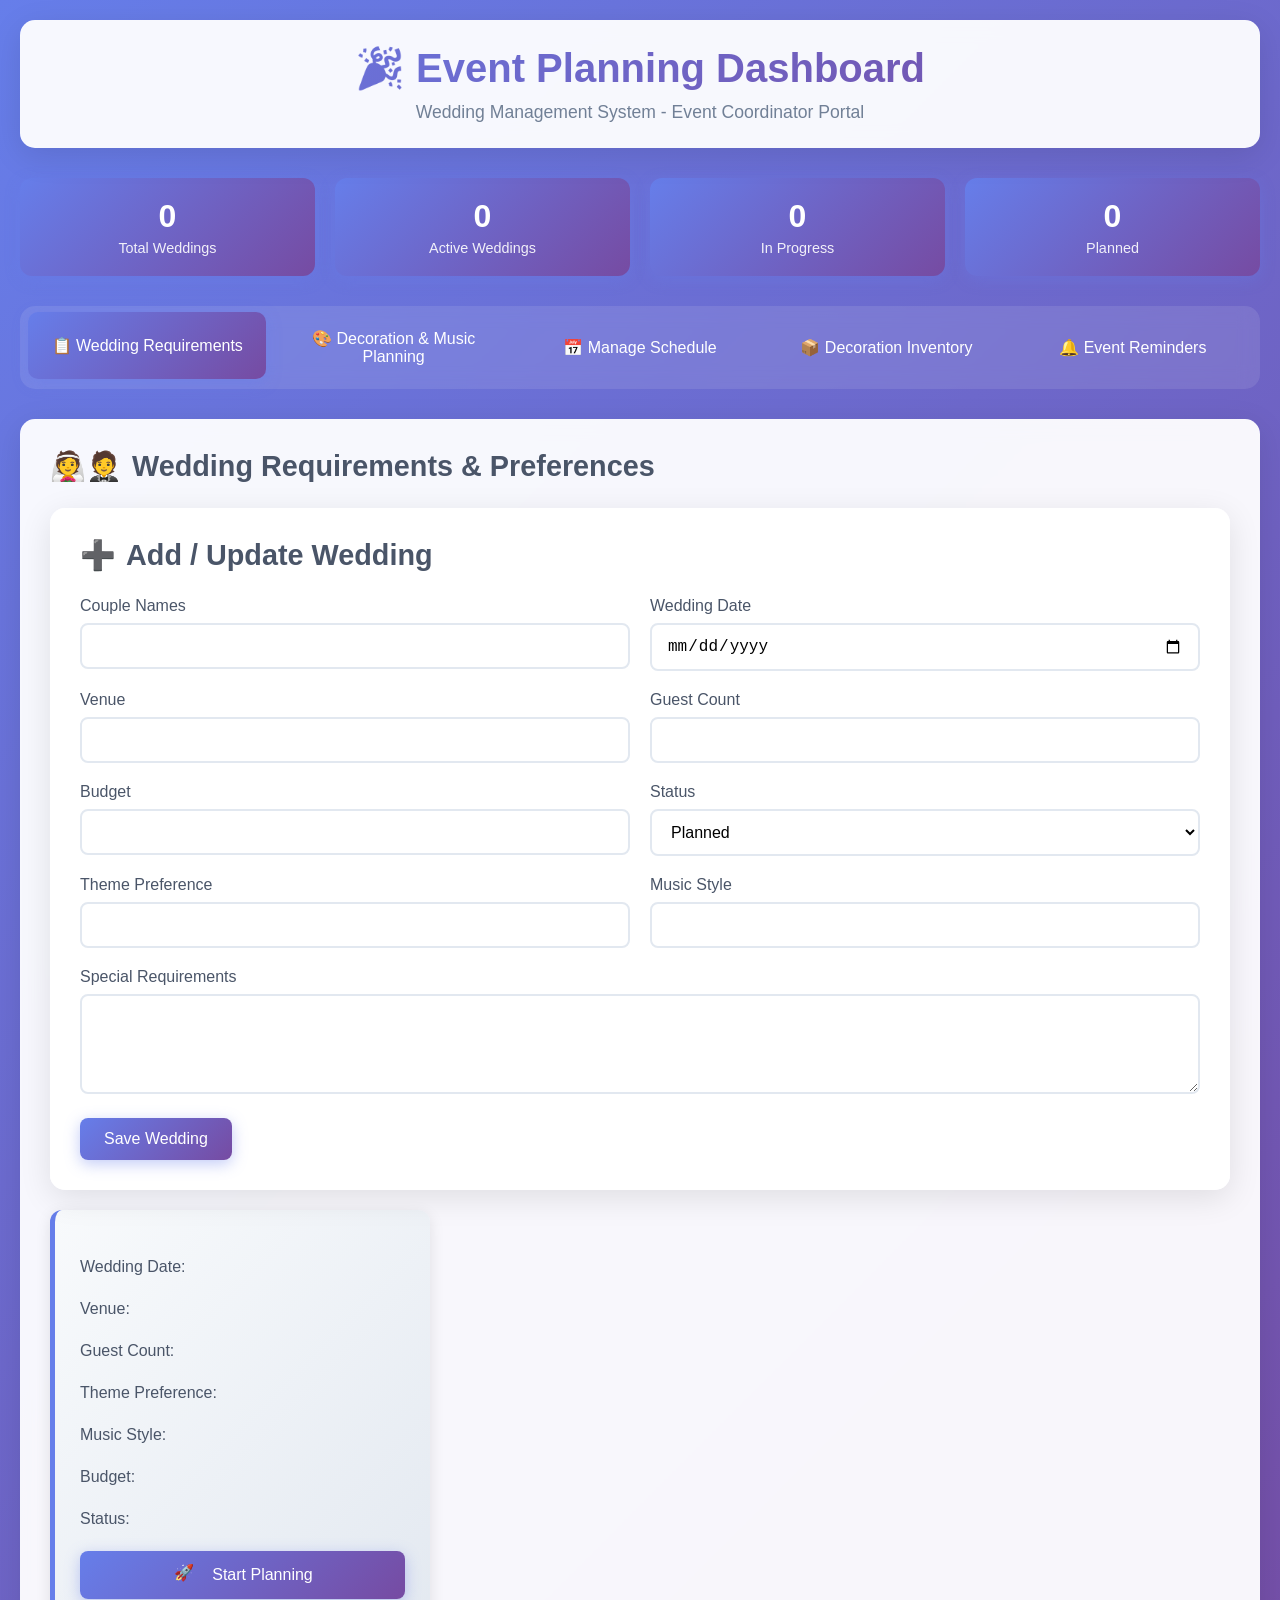
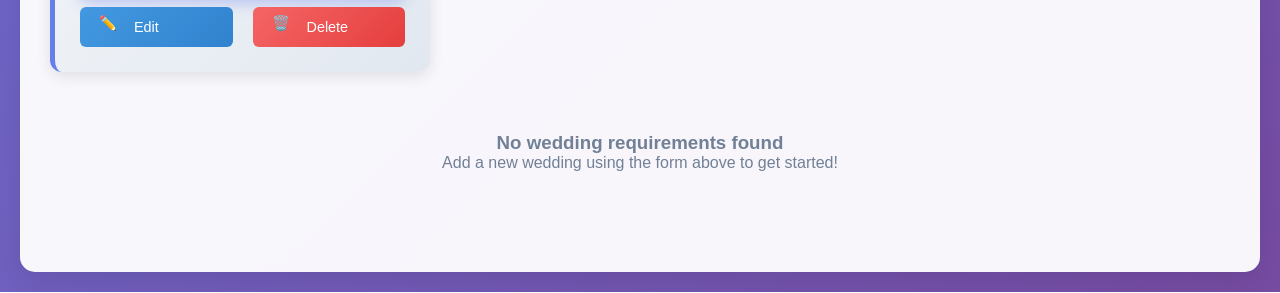
<file: Event_Planning_Dashboard/target/classes/templates/event-dashboard.html>
<!DOCTYPE html>
<html lang="en" xmlns:th="http://www.thymeleaf.org">
<head>
    <meta charset="UTF-8">
    <meta name="viewport" content="width=device-width, initial-scale=1.0">
    <title>Event Planning Dashboard - Wedding Management</title>
    <style>
        * {
            margin: 0;
            padding: 0;
            box-sizing: border-box;
        }

        body {
            font-family: 'Segoe UI', Tahoma, Geneva, Verdana, sans-serif;
            background: linear-gradient(135deg, #667eea 0%, #764ba2 100%);
            min-height: 100vh;
            color: #333;
        }

        .dashboard-container {
            max-width: 1400px;
            margin: 0 auto;
            padding: 20px;
        }

        .header {
            background: rgba(255, 255, 255, 0.95);
            backdrop-filter: blur(10px);
            border-radius: 15px;
            padding: 25px;
            margin-bottom: 30px;
            box-shadow: 0 8px 32px rgba(0, 0, 0, 0.1);
            text-align: center;
        }

        .header h1 {
            color: #4a5568;
            font-size: 2.5rem;
            margin-bottom: 10px;
            background: linear-gradient(135deg, #667eea, #764ba2);
            -webkit-background-clip: text;
            -webkit-text-fill-color: transparent;
        }

        .header p {
            color: #718096;
            font-size: 1.1rem;
        }

        .dashboard-tabs {
            display: flex;
            background: rgba(255, 255, 255, 0.1);
            backdrop-filter: blur(10px);
            border-radius: 15px;
            padding: 8px;
            margin-bottom: 30px;
            gap: 8px;
        }

        .tab-button {
            flex: 1;
            padding: 15px 20px;
            background: transparent;
            border: none;
            border-radius: 10px;
            color: white;
            font-size: 1rem;
            font-weight: 500;
            cursor: pointer;
            transition: all 0.3s ease;
            text-align: center;
        }

        .tab-button.active {
            background: linear-gradient(135deg, #667eea, #764ba2);
            box-shadow: 0 4px 15px rgba(102, 126, 234, 0.4);
            transform: translateY(-2px);
        }

        .tab-button:hover:not(.active) {
            background: rgba(255, 255, 255, 0.2);
            transform: translateY(-1px);
        }

        .tab-content {
            display: none;
        }

        .tab-content.active {
            display: block;
        }

        .content-section {
            background: rgba(255, 255, 255, 0.95);
            backdrop-filter: blur(10px);
            border-radius: 15px;
            padding: 30px;
            box-shadow: 0 8px 32px rgba(0, 0, 0, 0.1);
        }

        .section-title {
            font-size: 1.8rem;
            color: #4a5568;
            margin-bottom: 25px;
            display: flex;
            align-items: center;
            gap: 10px;
        }

        .requests-grid {
            display: grid;
            grid-template-columns: repeat(auto-fit, minmax(350px, 1fr));
            gap: 20px;
            margin-bottom: 30px;
        }

        .request-card {
            background: linear-gradient(135deg, #f8fafc, #e2e8f0);
            border-radius: 12px;
            padding: 25px;
            border-left: 5px solid #667eea;
            box-shadow: 0 4px 15px rgba(0, 0, 0, 0.1);
            transition: all 0.3s ease;
        }

        .request-card:hover {
            transform: translateY(-3px);
            box-shadow: 0 8px 25px rgba(0, 0, 0, 0.15);
        }

        .couple-name {
            font-size: 1.3rem;
            font-weight: 600;
            color: #2d3748;
            margin-bottom: 15px;
        }

        .request-details {
            display: grid;
            gap: 8px;
            margin-bottom: 15px;
        }

        .detail-row {
            display: flex;
            justify-content: space-between;
            align-items: center;
            padding: 8px 0;
        }

        .detail-label {
            font-weight: 500;
            color: #4a5568;
        }

        .detail-value {
            color: #718096;
            font-weight: 400;
        }

        .status-badge {
            padding: 6px 12px;
            border-radius: 20px;
            font-size: 0.85rem;
            font-weight: 500;
            text-align: center;
        }

        .status-pending {
            background: #fed7d7;
            color: #c53030;
        }

        .status-approved {
            background: #c6f6d5;
            color: #2f855a;
        }

        .status-in-progress {
            background: #bee3f8;
            color: #2b6cb0;
        }

        .form-group {
            margin-bottom: 20px;
        }

        .form-label {
            display: block;
            margin-bottom: 8px;
            font-weight: 500;
            color: #4a5568;
        }

        .form-input, .form-select, .form-textarea {
            width: 100%;
            padding: 12px 15px;
            border: 2px solid #e2e8f0;
            border-radius: 8px;
            font-size: 1rem;
            transition: all 0.3s ease;
            background: white;
        }

        .form-input:focus, .form-select:focus, .form-textarea:focus {
            outline: none;
            border-color: #667eea;
            box-shadow: 0 0 0 3px rgba(102, 126, 234, 0.1);
        }

        .form-textarea {
            resize: vertical;
            min-height: 100px;
        }

        .form-row {
            display: grid;
            grid-template-columns: 1fr 1fr;
            gap: 20px;
        }

        .btn {
            padding: 12px 24px;
            border: none;
            border-radius: 8px;
            font-size: 1rem;
            font-weight: 500;
            cursor: pointer;
            transition: all 0.3s ease;
            text-align: center;
            display: inline-flex;
            align-items: center;
            justify-content: center;
            gap: 8px;
        }

        .btn-primary {
            background: linear-gradient(135deg, #667eea, #764ba2);
            color: white;
            box-shadow: 0 4px 15px rgba(102, 126, 234, 0.4);
        }

        .btn-primary:hover {
            transform: translateY(-2px);
            box-shadow: 0 6px 20px rgba(102, 126, 234, 0.6);
        }

        .btn-secondary {
            background: #e2e8f0;
            color: #4a5568;
        }

        .btn-secondary:hover {
            background: #cbd5e0;
            transform: translateY(-1px);
        }

        .action-buttons {
            margin-top: 15px;
        }

        .action-row {
            display: flex;
            gap: 10px;
            margin-bottom: 8px;
            align-items: center;
            flex-wrap: wrap;
        }

        .action-main {
            flex: 1;
            min-width: 120px;
        }

        .action-secondary {
            flex: 0 0 auto;
            min-width: 80px;
        }

        .action-row:last-child {
            margin-bottom: 0;
        }

        .action-main {
            width: 100%;
            justify-content: center;
            font-size: 1rem;
            padding: 12px 20px;
        }

        .action-secondary {
            flex: 1;
            font-size: 0.9rem;
            padding: 10px 16px;
            margin: 0 5px;
        }

        .action-secondary:first-child {
            margin-left: 0;
        }

        .action-secondary:last-child {
            margin-right: 0;
        }

        .btn-edit {
            background: linear-gradient(135deg, #4299e1, #3182ce);
            color: white;
            padding: 8px 16px;
            border: none;
            border-radius: 6px;
            font-size: 0.9rem;
            font-weight: 500;
            cursor: pointer;
            transition: all 0.3s ease;
            display: inline-flex;
            align-items: center;
            gap: 6px;
        }

        .btn-edit:hover {
            transform: translateY(-1px);
            box-shadow: 0 4px 12px rgba(66, 153, 225, 0.4);
        }

        .btn-delete {
            background: linear-gradient(135deg, #f56565, #e53e3e);
            color: white;
            padding: 8px 16px;
            border: none;
            border-radius: 6px;
            font-size: 0.9rem;
            font-weight: 500;
            cursor: pointer;
            transition: all 0.3s ease;
            display: inline-flex;
            align-items: center;
            gap: 6px;
        }

        .btn-delete:hover {
            transform: translateY(-1px);
            box-shadow: 0 4px 12px rgba(245, 101, 101, 0.4);
        }

        .btn-update {
            background: linear-gradient(135deg, #48bb78, #38a169);
            color: white;
            padding: 8px 16px;
            border: none;
            border-radius: 6px;
            font-size: 0.9rem;
            font-weight: 500;
            cursor: pointer;
            transition: all 0.3s ease;
            display: inline-flex;
            align-items: center;
            gap: 6px;
        }

        .btn-update:hover {
            transform: translateY(-1px);
            box-shadow: 0 4px 12px rgba(72, 187, 120, 0.4);
        }

        .btn-cancel {
            background: #e2e8f0;
            color: #4a5568;
            padding: 8px 16px;
            border: none;
            border-radius: 6px;
            font-size: 0.9rem;
            font-weight: 500;
            cursor: pointer;
            transition: all 0.3s ease;
            display: inline-flex;
            align-items: center;
            gap: 6px;
        }

        .btn-cancel:hover {
            background: #cbd5e0;
            transform: translateY(-1px);
        }

        .edit-form {
            display: none;
            background: #f8fafc;
            border: 2px solid #e2e8f0;
            border-radius: 8px;
            padding: 20px;
            margin-top: 15px;
        }

        .edit-form.active {
            display: block;
        }

        .form-row-edit {
            display: grid;
            grid-template-columns: 1fr 1fr;
            gap: 15px;
            margin-bottom: 15px;
        }

        .form-group-edit {
            margin-bottom: 15px;
        }

        .form-label-edit {
            display: block;
            margin-bottom: 5px;
            font-weight: 500;
            color: #4a5568;
            font-size: 0.9rem;
        }

        .form-input-edit, .form-select-edit, .form-textarea-edit {
            width: 100%;
            padding: 8px 12px;
            border: 1px solid #e2e8f0;
            border-radius: 6px;
            font-size: 0.9rem;
            transition: all 0.3s ease;
            background: white;
        }

        .form-input-edit:focus, .form-select-edit:focus, .form-textarea-edit:focus {
            outline: none;
            border-color: #4299e1;
            box-shadow: 0 0 0 3px rgba(66, 153, 225, 0.1);
        }

        .form-textarea-edit {
            resize: vertical;
            min-height: 80px;
        }

        .icon {
            width: 16px;
            height: 16px;
        }

        .schedule-timeline {
            background: #f7fafc;
            border-radius: 12px;
            padding: 25px;
            margin-top: 20px;
        }

        .timeline-item {
            display: flex;
            align-items: center;
            padding: 15px 0;
            border-bottom: 1px solid #e2e8f0;
            position: relative;
        }

        .timeline-item:last-child {
            border-bottom: none;
        }

        .timeline-time {
            width: 100px;
            font-weight: 600;
            color: #667eea;
            flex-shrink: 0;
        }

        .timeline-content {
            flex: 1;
            padding-left: 20px;
        }

        .timeline-title {
            font-weight: 500;
            color: #2d3748;
            margin-bottom: 5px;
        }

        .timeline-description {
            color: #718096;
            font-size: 0.9rem;
        }

        .planning-cards {
            display: grid;
            grid-template-columns: repeat(auto-fit, minmax(300px, 1fr));
            gap: 25px;
            margin-top: 25px;
        }

        .planning-card {
            background: linear-gradient(135deg, #f8fafc, #edf2f7);
            border-radius: 12px;
            padding: 25px;
            box-shadow: 0 4px 15px rgba(0, 0, 0, 0.08);
        }

        .planning-card h3 {
            color: #2d3748;
            margin-bottom: 15px;
            font-size: 1.2rem;
        }

        .icon {
            width: 24px;
            height: 24px;
            margin-right: 8px;
        }

        .stats-grid {
            display: grid;
            grid-template-columns: repeat(auto-fit, minmax(200px, 1fr));
            gap: 20px;
            margin-bottom: 30px;
        }

        .stat-card {
            background: linear-gradient(135deg, #667eea, #764ba2);
            color: white;
            padding: 20px;
            border-radius: 12px;
            text-align: center;
            box-shadow: 0 4px 15px rgba(102, 126, 234, 0.3);
        }

        .stat-number {
            font-size: 2rem;
            font-weight: 700;
            margin-bottom: 5px;
        }

        .stat-label {
            font-size: 0.9rem;
            opacity: 0.9;
        }

        @media (max-width: 768px) {
            .dashboard-tabs {
                flex-direction: column;
            }

            .form-row {
                grid-template-columns: 1fr;
            }

            .action-row {
                flex-direction: column;
                gap: 8px;
            }

            .action-main {
                width: 100%;
            }

            .action-secondary {
                width: 100%;
                margin: 5px 0;
            }
        }
    </style>
</head>
<body>
<div class="dashboard-container">
    <div class="header">
        <h1>🎉 Event Planning Dashboard</h1>
        <p>Wedding Management System - Event Coordinator Portal</p>
    </div>

    <!-- Dashboard Statistics (Dynamic) -->
    <div class="stats-grid">
        <div class="stat-card">
            <div class="stat-number" th:text="${totalWeddings}">0</div>
            <div class="stat-label">Total Weddings</div>
        </div>
        <div class="stat-card">
            <div class="stat-number" th:text="${activeWeddings}">0</div>
            <div class="stat-label">Active Weddings</div>
        </div>
        <div class="stat-card">
            <div class="stat-number" th:text="${inProgressWeddings}">0</div>
            <div class="stat-label">In Progress</div>
        </div>
        <div class="stat-card">
            <div class="stat-number" th:text="${plannedWeddings}">0</div>
            <div class="stat-label">Planned</div>
        </div>
    </div>

    <!-- Navigation Tabs -->
    <div class="dashboard-tabs">
        <button type="button" class="tab-button active" data-tab="requests" onclick="switchTab(event, 'requests')">
            📋 Wedding Requirements
        </button>
        <button type="button" class="tab-button" data-tab="planning" onclick="switchTab(event, 'planning')">
            🎨 Decoration & Music Planning
        </button>
        <button type="button" class="tab-button" data-tab="schedule" onclick="switchTab(event, 'schedule')">
            📅 Manage Schedule
        </button>
        <button type="button" class="tab-button" data-tab="inventory" onclick="switchTab(event, 'inventory')">
            📦 Decoration Inventory
        </button>
        <button type="button" class="tab-button" data-tab="reminders" onclick="switchTab(event, 'reminders')">
            🔔 Event Reminders
        </button>
    </div>

    <!-- Tab Content -->
    <!-- Wedding Requirements Tab -->
    <div id="requests" class="tab-content active">
        <div class="content-section">
            <h2 class="section-title"><span>👰🤵</span> Wedding Requirements & Preferences</h2>
            <form method="post" action="/weddings" style="margin-bottom:20px;" class="content-section">

                <h3 class="section-title"><span>➕</span> Add / Update Wedding</h3>
                <div class="form-row">
                    <div class="form-group">
                        <label class="form-label">Couple Names</label>
                        <input class="form-input" type="text" name="coupleNames" required />
                    </div>
                    <div class="form-group">
                        <label class="form-label">Wedding Date</label>
                        <input class="form-input" type="date" name="weddingDate" required />
                    </div>
                </div>
                <div class="form-row">
                    <div class="form-group">
                        <label class="form-label">Venue</label>
                        <input class="form-input" type="text" name="venue" />
                    </div>
                    <div class="form-group">
                        <label class="form-label">Guest Count</label>
                        <input class="form-input" type="number" name="guestCount" min="0" />
                    </div>
                </div>
                <div class="form-row">
                    <div class="form-group">
                        <label class="form-label">Budget</label>
                        <input class="form-input" type="number" step="0.01" name="budget" />
                    </div>
                    <div class="form-group">
                        <label class="form-label">Status</label>
                        <select class="form-select" name="status">
                            <option value="Planned">Planned</option>
                            <option value="In Progress">In Progress</option>
                            <option value="Ready">Ready</option>
                        </select>
                    </div>
                </div>
                <div class="form-row">
                    <div class="form-group">
                        <label class="form-label">Theme Preference</label>
                        <input class="form-input" type="text" name="themePreference" />
                    </div>
                    <div class="form-group">
                        <label class="form-label">Music Style</label>
                        <input class="form-input" type="text" name="musicStyle" />
                    </div>
                </div>
                <div class="form-group">
                    <label class="form-label">Special Requirements</label>
                    <textarea class="form-textarea" name="specialRequirements"></textarea>
                </div>
                <button class="btn btn-primary" type="submit">Save Wedding</button>
            </form>

            <div class="requests-grid">
                <div class="request-card" th:each="wedding : ${weddings}" th:if="${wedding.coupleNames != null and !#strings.isEmpty(wedding.coupleNames)}">
                    <div class="couple-name" th:text="${wedding.coupleNames}"></div>
                    <div class="request-details">
                        <div class="detail-row">
                            <span class="detail-label">Wedding Date:</span>
                            <span class="detail-value" th:text="${wedding.weddingDate != null ? #temporals.format(wedding.weddingDate, 'MMMM dd, yyyy') : 'Not set'}"></span>
                        </div>
                        <div class="detail-row">
                            <span class="detail-label">Venue:</span>
                            <span class="detail-value" th:text="${wedding.venue != null ? wedding.venue : 'Not set'}"></span>
                        </div>
                        <div class="detail-row">
                            <span class="detail-label">Guest Count:</span>
                            <span class="detail-value" th:text="${wedding.guestCount != null ? wedding.guestCount + ' people' : 'Not set'}"></span>
                        </div>
                        <div class="detail-row">
                            <span class="detail-label">Theme Preference:</span>
                            <span class="detail-value" th:text="${wedding.themePreference != null ? wedding.themePreference : 'Not set'}"></span>
                        </div>
                        <div class="detail-row">
                            <span class="detail-label">Music Style:</span>
                            <span class="detail-value" th:text="${wedding.musicStyle != null ? wedding.musicStyle : 'Not set'}"></span>
                        </div>
                        <div class="detail-row">
                            <span class="detail-label">Budget:</span>
                            <span class="detail-value" th:text="${wedding.budget != null ? '$' + wedding.budget : 'Not set'}"></span>
                        </div>
                        <div class="detail-row">
                            <span class="detail-label">Status:</span>
                            <span class="status-badge" th:classappend="${wedding.status == 'Planned' ? 'status-pending' : wedding.status == 'Ready' ? 'status-approved' : 'status-in-progress'}" th:text="${wedding.status != null ? wedding.status : 'Not set'}"></span>
                        </div>
                    </div>
                    <div class="action-buttons">
                        <div class="action-row">
                            <button class="btn btn-primary action-main" th:data-couple-name="${wedding.coupleNames}" onclick="startPlanning(this.dataset.coupleName)">
                                <span class="icon">🚀</span> Start Planning
                            </button>
                        </div>
                        <div class="action-row">
                            <button class="btn-edit action-secondary" th:data-wedding-id="${wedding.id}" onclick="editWedding(this.dataset.weddingId)">
                                <span class="icon">✏️</span> Edit
                            </button>
                            <button class="btn-delete action-secondary" th:data-wedding-id="${wedding.id}" onclick="deleteWedding(this.dataset.weddingId)">
                                <span class="icon">🗑️</span> Delete
                            </button>
                        </div>
                    </div>

                    <!-- Edit Form for Wedding -->
                    <div class="edit-form" th:id="'edit-wedding-' + ${wedding.id}">
                        <h4 style="color: #4a5568; margin-bottom: 15px;">Edit Wedding Details</h4>
                        <form th:action="@{'/weddings/' + ${wedding.id} + '/update'}" method="post">
                            <div class="form-row-edit">
                                <div class="form-group-edit">
                                    <label class="form-label-edit">Couple Names</label>
                                    <input class="form-input-edit" type="text" name="coupleNames" th:value="${wedding.coupleNames}" required />
                                </div>
                                <div class="form-group-edit">
                                    <label class="form-label-edit">Wedding Date</label>
                                    <input class="form-input-edit" type="date" name="weddingDate" th:value="${#temporals.format(wedding.weddingDate, 'yyyy-MM-dd')}" required />
                                </div>
                            </div>
                            <div class="form-row-edit">
                                <div class="form-group-edit">
                                    <label class="form-label-edit">Venue</label>
                                    <input class="form-input-edit" type="text" name="venue" th:value="${wedding.venue}" />
                                </div>
                                <div class="form-group-edit">
                                    <label class="form-label-edit">Guest Count</label>
                                    <input class="form-input-edit" type="number" name="guestCount" th:value="${wedding.guestCount}" min="0" />
                                </div>
                            </div>
                            <div class="form-row-edit">
                                <div class="form-group-edit">
                                    <label class="form-label-edit">Budget</label>
                                    <input class="form-input-edit" type="number" step="0.01" name="budget" th:value="${wedding.budget}" />
                                </div>
                                <div class="form-group-edit">
                                    <label class="form-label-edit">Status</label>
                                    <select class="form-select-edit" name="status">
                                        <option value="Planned" th:selected="${wedding.status == 'Planned'}">Planned</option>
                                        <option value="In Progress" th:selected="${wedding.status == 'In Progress'}">In Progress</option>
                                        <option value="Ready" th:selected="${wedding.status == 'Ready'}">Ready</option>
                                    </select>
                                </div>
                            </div>
                            <div class="form-row-edit">
                                <div class="form-group-edit">
                                    <label class="form-label-edit">Theme Preference</label>
                                    <input class="form-input-edit" type="text" name="themePreference" th:value="${wedding.themePreference}" />
                                </div>
                                <div class="form-group-edit">
                                    <label class="form-label-edit">Music Style</label>
                                    <input class="form-input-edit" type="text" name="musicStyle" th:value="${wedding.musicStyle}" />
                                </div>
                            </div>
                            <div class="form-group-edit">
                                <label class="form-label-edit">Special Requirements</label>
                                <textarea class="form-textarea-edit" name="specialRequirements" th:text="${wedding.specialRequirements}"></textarea>
                            </div>
                            <div class="action-buttons">
                                <button type="submit" class="btn-update">
                                    <span class="icon">💾</span> Update Wedding
                                </button>
                                <button type="button" class="btn-cancel" th:onclick="'cancelEditWedding(' + ${wedding.id} + ')'">
                                    <span class="icon">❌</span> Cancel
                                </button>
                            </div>
                        </form>
                    </div>
                </div>
                <div th:if="${#lists.isEmpty(weddings)}" style="color:#718096; text-align:center; padding:40px; grid-column: 1 / -1;">
                    <h3>No wedding requirements found</h3>
                    <p>Add a new wedding using the form above to get started!</p>
                </div>
            </div>
        </div>
    </div>

    <!-- Decoration & Music Planning Tab -->
    <div id="planning" class="tab-content">
        <div class="content-section">
            <h2 class="section-title"><span>🎨</span> Decoration & Music Planning</h2>
            <div class="planning-cards">
                <div class="planning-card">
                    <h3>🌸 Decoration Planning</h3>
                    <form method="post" action="/weddings">
                        <input type="hidden" name="id" id="decorWeddingId" />
                        <div class="form-group">
                            <label class="form-label">Select Couple</label>
                            <select class="form-select" id="decorationCouple" onchange="document.getElementById('decorWeddingId').value=this.value;">
                                <option value="">Choose couple...</option>
                                <option th:each="wedding : ${weddings}" th:value="${wedding.id}" th:text="${wedding.coupleNames}"></option>
                            </select>
                        </div>
                        <div class="form-group">
                            <label class="form-label">Decoration Theme</label>
                            <select class="form-select" name="themePreference" required>
                                <option value="">Choose theme...</option>
                                <option value="Classic Elegance">Classic Elegance</option>
                                <option value="Outdoor Theme">Outdoor Theme</option>
                                <option value="Modern">Modern</option>
                                <option value="Rustic">Rustic</option>
                                <option value="Beach Theme">Beach Theme</option>
                                <option value="Rustic Elegance">Rustic Elegance</option>
                                <option value="Vintage Glamour">Vintage Glamour</option>
                                <option value="Modern Minimalist">Modern Minimalist</option>
                                <option value="Country Chic">Country Chic</option>
                                <option value="Garden Party">Garden Party</option>
                            </select>
                        </div>
                        <div class="form-group">
                            <label class="form-label">Special Requirements</label>
                            <textarea class="form-textarea" name="specialRequirements" placeholder="Any specific decoration requirements..."></textarea>
                        </div>
                        <div class="action-buttons">
                            <button type="submit" class="btn btn-primary">
                                <span class="icon">💾</span> Save Decoration Plan
                            </button>
                        </div>
                    </form>
                </div>
                <div class="planning-card">
                    <h3>🎵 Music Planning</h3>
                    <form method="post" action="/weddings">
                        <input type="hidden" name="id" id="musicWeddingId" />
                        <div class="form-group">
                            <label class="form-label">Select Couple</label>
                            <select class="form-select" id="musicCouple" onchange="document.getElementById('musicWeddingId').value=this.value;">
                                <option value="">Choose couple...</option>
                                <option th:each="wedding : ${weddings}" th:value="${wedding.id}" th:text="${wedding.coupleNames}"></option>
                            </select>
                        </div>
                        <div class="form-group">
                            <label class="form-label">Music Style</label>
                            <select class="form-select" name="musicStyle" required>
                                <option value="">Choose music style...</option>
                                <option value="Classical">Classical</option>
                                <option value="Jazz">Jazz</option>
                                <option value="Pop">Pop</option>
                                <option value="Acoustic">Acoustic</option>
                                <option value="Big Band">Big Band</option>
                                <option value="Electronic">Electronic</option>
                                <option value="Folk">Folk</option>
                                <option value="Cultural">Cultural</option>
                            </select>
                        </div>
                        <div class="form-group">
                            <label class="form-label">Special Music Requests</label>
                            <textarea class="form-textarea" name="specialRequirements" placeholder="Any specific music requirements or song requests..."></textarea>
                        </div>
                        <div class="action-buttons">
                            <button type="submit" class="btn btn-primary">
                                <span class="icon">🎼</span> Save Music Plan
                            </button>
                        </div>
                    </form>
                </div>
            </div>
        </div>
    </div>

    <!-- Event Schedule Tab -->
    <div id="schedule" class="tab-content">
        <div class="content-section">
            <h2 class="section-title"><span>📅</span> Event Schedule Management</h2>
            <form method="post" action="/schedules" class="content-section">

                <h3 class="section-title"><span>➕</span> Add Schedule Item</h3>
                <div class="form-row">
                    <div class="form-group">
                        <label class="form-label">Wedding</label>
                        <select class="form-select" name="wedding.id" required>
                            <option value="">Choose event...</option>
                            <option th:each="w : ${weddings}" th:value="${w.id}" th:text="${w.coupleNames + ' - ' + #temporals.format(w.weddingDate, 'MMM dd, yyyy')}"></option>
                        </select>
                    </div>
                    <div class="form-group">
                        <label class="form-label">Time</label>
                        <input class="form-input" type="time" name="activityTime" required />
                    </div>
                </div>
                <div class="form-row">
                    <div class="form-group">
                        <label class="form-label">Duration (minutes)</label>
                        <input class="form-input" type="number" name="durationMinutes" min="1" />
                    </div>
                    <div class="form-group">
                        <label class="form-label">Activity Title</label>
                        <input class="form-input" type="text" name="activityTitle" required />
                    </div>
                </div>
                <div class="form-row">
                    <div class="form-group">
                        <label class="form-label">Location</label>
                        <input class="form-input" type="text" name="location" />
                    </div>
                    <div class="form-group">
                        <label class="form-label">Description</label>
                        <input class="form-input" type="text" name="description" />
                    </div>
                </div>
                <button class="btn btn-primary" type="submit">Save Schedule Item</button>
            </form>
            <form method="post" action="/schedules/sample" class="content-section" style="margin-top:20px;">

                <h3 class="section-title"><span>🧩</span> Generate Sample Structure</h3>
                <div class="form-row">
                    <div class="form-group">
                        <label class="form-label">Wedding</label>
                        <select class="form-select" name="wedding.id" required>
                            <option value="">Choose event...</option>
                            <option th:each="w : ${weddings}" th:value="${w.id}" th:text="${w.coupleNames + ' - ' + #temporals.format(w.weddingDate, 'MMM dd, yyyy')}"></option>
                        </select>
                    </div>
                </div>
                <button class="btn btn-secondary" type="submit">Add Sample Items</button>
            </form>

            <div class="schedule-timeline" style="margin-top:20px;">
                <h3 class="section-title"><span>🗂️</span> Current Schedule</h3>
                <div th:if="${#lists.isEmpty(schedules)}" style="color:#718096;">No schedule items yet.</div>
                <div th:each="s : ${schedules}" class="timeline-item">
                    <div class="timeline-time" th:text="${#temporals.format(s.activityTime, 'HH:mm')}"></div>
                    <div class="timeline-content">
                        <div class="timeline-title" th:text="${s.activityTitle}"></div>
                        <div class="timeline-description" th:text="${s.description}"></div>
                        <div class="timeline-description" th:text="${s.location}"></div>
                        <div class="timeline-description" th:text="${'For: ' + s.wedding.coupleNames}"></div>
                        <div class="action-buttons" style="margin-top: 10px;">
                            <div class="action-row">
                                <button class="btn-edit action-icon" th:data-schedule-id="${s.id}" onclick="editSchedule(this.dataset.scheduleId)">
                                    <span class="icon">✏️</span> Edit
                                </button>
                                <button class="btn-delete action-icon" th:data-schedule-id="${s.id}" onclick="deleteSchedule(this.dataset.scheduleId)">
                                    <span class="icon">🗑️</span> Delete
                                </button>
                            </div>
                        </div>
                    </div>

                    <!-- Edit Form for Schedule -->
                    <div class="edit-form" th:id="'edit-schedule-' + ${s.id}">
                        <h4 style="color: #4a5568; margin-bottom: 15px;">Edit Schedule Item</h4>
                        <form th:action="@{'/schedules/' + ${s.id} + '/update'}" method="post">
                            <div class="form-row-edit">
                                <div class="form-group-edit">
                                    <label class="form-label-edit">Wedding</label>
                                    <select class="form-select-edit" name="wedding.id" required>
                                        <option th:each="w : ${weddings}" th:value="${w.id}" th:selected="${w.id == s.wedding.id}" th:text="${w.coupleNames + ' - ' + #temporals.format(w.weddingDate, 'MMM dd, yyyy')}"></option>
                                    </select>
                                </div>
                                <div class="form-group-edit">
                                    <label class="form-label-edit">Time</label>
                                    <input class="form-input-edit" type="time" name="activityTime" th:value="${#temporals.format(s.activityTime, 'HH:mm')}" required />
                                </div>
                            </div>
                            <div class="form-row-edit">
                                <div class="form-group-edit">
                                    <label class="form-label-edit">Duration (minutes)</label>
                                    <input class="form-input-edit" type="number" name="durationMinutes" th:value="${s.durationMinutes}" min="1" />
                                </div>
                                <div class="form-group-edit">
                                    <label class="form-label-edit">Activity Title</label>
                                    <input class="form-input-edit" type="text" name="activityTitle" th:value="${s.activityTitle}" required />
                                </div>
                            </div>
                            <div class="form-row-edit">
                                <div class="form-group-edit">
                                    <label class="form-label-edit">Location</label>
                                    <input class="form-input-edit" type="text" name="location" th:value="${s.location}" />
                                </div>
                                <div class="form-group-edit">
                                    <label class="form-label-edit">Description</label>
                                    <input class="form-input-edit" type="text" name="description" th:value="${s.description}" />
                                </div>
                            </div>
                            <div class="action-buttons">
                                <button type="submit" class="btn-update">
                                    <span class="icon">💾</span> Update Schedule
                                </button>
                                <button type="button" class="btn-cancel" th:onclick="'cancelEditSchedule(' + ${s.id} + ')'">
                                    <span class="icon">❌</span> Cancel
                                </button>
                            </div>
                        </form>
                    </div>
                </div>
            </div>
        </div>
    </div>

    <!-- Decoration Inventory Tab -->
    <div id="inventory" class="tab-content">
        <div class="content-section">
            <h2 class="section-title"><span>📦</span> Decoration Inventory Management</h2>
            <form method="post" action="/inventory" class="content-section">

                <h3 class="section-title"><span>➕</span> Add Inventory Item</h3>
                <div class="form-row">
                    <div class="form-group">
                        <label class="form-label">Item Name</label>
                        <input class="form-input" type="text" name="itemName" required />
                    </div>
                    <div class="form-group">
                        <label class="form-label">Category</label>
                        <input class="form-input" type="text" name="category" required />
                    </div>
                </div>
                <div class="form-row">
                    <div class="form-group">
                        <label class="form-label">Available Qty</label>
                        <input class="form-input" type="number" name="quantityAvailable" min="0" required />
                    </div>
                    <div class="form-group">
                        <label class="form-label">Reserved Qty</label>
                        <input class="form-input" type="number" name="quantityReserved" min="0" value="0" />
                    </div>
                </div>
                <div class="form-row">
                    <div class="form-group">
                        <label class="form-label">Condition</label>
                        <select class="form-select" name="conditionStatus">
                            <option>Excellent</option>
                            <option>Good</option>
                            <option>Fair</option>
                        </select>
                    </div>
                    <div class="form-group">
                        <label class="form-label">Description</label>
                        <input class="form-input" type="text" name="description" />
                    </div>
                </div>
                <button class="btn btn-primary" type="submit">Save Item</button>
            </form>
            <div style="margin-top: 30px;">
                <h3 style="color: #4a5568; margin-bottom: 20px;">Current Inventory</h3>
                <div class="requests-grid" id="inventoryGrid">
                    <div class="request-card" th:each="item : ${inventory}">
                        <div class="couple-name" th:text="${item.itemName}"></div>
                        <div class="request-details">
                            <div class="detail-row">
                                <span class="detail-label">Category:</span>
                                <span class="detail-value" th:text="${item.category}"></span>
                            </div>
                            <div class="detail-row">
                                <span class="detail-label">Available:</span>
                                <span class="detail-value" th:text="${item.quantityAvailable + ' ' + (#strings.contains(item.itemName, 'meters') ? 'meters' : 'pieces')}"></span>
                            </div>
                            <div class="detail-row">
                                <span class="detail-label">Reserved:</span>
                                <span class="detail-value" th:text="${item.quantityReserved + ' ' + (#strings.contains(item.itemName, 'meters') ? 'meters' : 'pieces')}"></span>
                            </div>
                            <div class="detail-row">
                                <span class="detail-label">Condition:</span>
                                <span class="status-badge" th:classappend="${item.conditionStatus == 'Excellent' ? 'status-approved' : item.conditionStatus == 'Good' ? 'status-in-progress' : 'status-pending'}" th:text="${item.conditionStatus}"></span>
                            </div>
                        </div>
                        <div class="action-buttons">
                            <div class="action-row">
                                <button class="btn btn-primary action-main" th:data-item-name="${item.itemName}" onclick="reserveItem(this.dataset.itemName)">
                                    <span class="icon">📦</span> Reserve
                                </button>
                                <button class="btn-edit action-secondary" th:data-inventory-id="${item.id}" onclick="editInventory(this.dataset.inventoryId)">
                                    <span class="icon">✏️</span> Edit
                                </button>
                                <button class="btn-delete action-secondary" th:data-inventory-id="${item.id}" onclick="deleteInventory(this.dataset.inventoryId)">
                                    <span class="icon">🗑️</span> Delete
                                </button>
                            </div>
                        </div>

                        <!-- Edit Form for Inventory -->
                        <div class="edit-form" th:id="'edit-inventory-' + ${item.id}">
                            <h4 style="color: #4a5568; margin-bottom: 15px;">Edit Inventory Item</h4>
                            <form th:action="@{'/inventory/' + ${item.id} + '/update'}" method="post">
                                <div class="form-row-edit">
                                    <div class="form-group-edit">
                                        <label class="form-label-edit">Item Name</label>
                                        <input class="form-input-edit" type="text" name="itemName" th:value="${item.itemName}" required />
                                    </div>
                                    <div class="form-group-edit">
                                        <label class="form-label-edit">Category</label>
                                        <input class="form-input-edit" type="text" name="category" th:value="${item.category}" required />
                                    </div>
                                </div>
                                <div class="form-row-edit">
                                    <div class="form-group-edit">
                                        <label class="form-label-edit">Available Qty</label>
                                        <input class="form-input-edit" type="number" name="quantityAvailable" th:value="${item.quantityAvailable}" min="0" required />
                                    </div>
                                    <div class="form-group-edit">
                                        <label class="form-label-edit">Reserved Qty</label>
                                        <input class="form-input-edit" type="number" name="quantityReserved" th:value="${item.quantityReserved}" min="0" />
                                    </div>
                                </div>
                                <div class="form-row-edit">
                                    <div class="form-group-edit">
                                        <label class="form-label-edit">Condition</label>
                                        <select class="form-select-edit" name="conditionStatus">
                                            <option value="Excellent" th:selected="${item.conditionStatus == 'Excellent'}">Excellent</option>
                                            <option value="Good" th:selected="${item.conditionStatus == 'Good'}">Good</option>
                                            <option value="Fair" th:selected="${item.conditionStatus == 'Fair'}">Fair</option>
                                        </select>
                                    </div>
                                    <div class="form-group-edit">
                                        <label class="form-label-edit">Description</label>
                                        <input class="form-input-edit" type="text" name="description" th:value="${item.description}" />
                                    </div>
                                </div>
                                <div class="action-buttons">
                                    <button type="submit" class="btn-update">
                                        <span class="icon">💾</span> Update Item
                                    </button>
                                    <button type="button" class="btn-cancel" th:onclick="'cancelEditInventory(' + ${item.id} + ')'">
                                        <span class="icon">❌</span> Cancel
                                    </button>
                                </div>
                            </form>
                        </div>
                    </div>
                </div>
            </div>
        </div>
    </div>

    <!-- Event Reminders Tab -->
    <div id="reminders" class="tab-content">
        <div class="content-section">
            <h2 class="section-title"><span>🔔</span> Event Reminders & Notifications</h2>
            <form method="post" action="/reminders" class="content-section">

                <h3 class="section-title"><span>➕</span> Create Reminder</h3>
                <div class="form-row">
                    <div class="form-group">
                        <label class="form-label">Title</label>
                        <input class="form-input" type="text" name="title" required />
                    </div>
                    <div class="form-group">
                        <label class="form-label">Wedding</label>
                        <select class="form-select" name="wedding.id">
                            <option value="">General</option>
                            <option th:each="w : ${weddings}" th:value="${w.id}" th:text="${w.coupleNames}"></option>
                        </select>
                    </div>
                </div>
                <div class="form-row">
                    <div class="form-group">
                        <label class="form-label">Date</label>
                        <input class="form-input" type="date" name="reminderDate" required />
                    </div>
                    <div class="form-group">
                        <label class="form-label">Time</label>
                        <input class="form-input" type="time" name="reminderTime" required />
                    </div>
                </div>
                <div class="form-row">
                    <div class="form-group">
                        <label class="form-label">Type</label>
                        <input class="form-input" type="text" name="type" />
                    </div>
                    <div class="form-group">
                        <label class="form-label">Priority</label>
                        <select class="form-select" name="priority">
                            <option>Low</option>
                            <option>Normal</option>
                            <option>High</option>
                        </select>
                    </div>
                </div>
                <div class="form-group">
                    <label class="form-label">Message</label>
                    <textarea class="form-textarea" name="message"></textarea>
                </div>
                <button class="btn btn-primary" type="submit">Save Reminder</button>
            </form>
            <div style="margin-top: 30px;">
                <h3 style="color: #4a5568; margin-bottom: 20px;">Active Reminders</h3>
                <div class="requests-grid" id="activeReminders">
                    <div class="request-card" th:each="r : ${reminders}">
                        <div class="couple-name" th:text="${r.title}"></div>
                        <div class="request-details">
                            <div class="detail-row">
                                <span class="detail-label">When:</span>
                                <span class="detail-value" th:text="${#temporals.format(r.reminderDate, 'MMM dd, yyyy') + ' @ ' + #temporals.format(r.reminderTime, 'HH:mm')}"></span>
                            </div>
                            <div class="detail-row">
                                <span class="detail-label">For:</span>
                                <span class="detail-value" th:text="${r.wedding != null ? r.wedding.coupleNames : 'General'}"></span>
                            </div>
                            <div class="detail-row">
                                <span class="detail-label">Type:</span>
                                <span class="detail-value" th:text="${r.type != null ? r.type : '—'}"></span>
                            </div>
                            <div class="detail-row">
                                <span class="detail-label">Priority:</span>
                                <span class="status-badge" th:classappend="${r.priority == 'High' ? 'status-pending' : (r.priority == 'Low' ? 'status-approved' : 'status-in-progress')}" th:text="${r.priority != null ? r.priority : 'Normal'}"></span>
                            </div>
                            <div class="detail-row" th:if="${r.message != null and !#strings.isEmpty(r.message)}">
                                <span class="detail-label">Message:</span>
                                <span class="detail-value" th:text="${r.message}"></span>
                            </div>
                        </div>
                        <div class="action-buttons">
                            <div class="action-row">
                                <button class="btn btn-primary action-main" th:data-id="${r.id}" onclick="markCompleted(this.dataset.id)">
                                    <span class="icon">✅</span> Mark Completed
                                </button>
                                <button class="btn-edit action-secondary" th:data-reminder-id="${r.id}" onclick="editReminder(this.dataset.reminderId)">
                                    <span class="icon">✏️</span> Edit
                                </button>
                                <button class="btn-delete action-secondary" th:data-reminder-id="${r.id}" onclick="deleteReminder(this.dataset.reminderId)">
                                    <span class="icon">🗑️</span> Delete
                                </button>
                            </div>
                        </div>

                        <!-- Edit Form for Reminder -->
                        <div class="edit-form" th:id="'edit-reminder-' + ${r.id}">
                            <h4 style="color: #4a5568; margin-bottom: 15px;">Edit Reminder</h4>
                            <form th:action="@{'/reminders/' + ${r.id} + '/update'}" method="post">
                                <div class="form-row-edit">
                                    <div class="form-group-edit">
                                        <label class="form-label-edit">Wedding</label>
                                        <select class="form-select-edit" name="wedding.id" required>
                                            <option th:each="w : ${weddings}" th:value="${w.id}" th:selected="${w.id == r.wedding.id}" th:text="${w.coupleNames + ' - ' + #temporals.format(w.weddingDate, 'MMM dd, yyyy')}"></option>
                                        </select>
                                    </div>
                                    <div class="form-group-edit">
                                        <label class="form-label-edit">Title</label>
                                        <input class="form-input-edit" type="text" name="title" th:value="${r.title}" required />
                                    </div>
                                </div>
                                <div class="form-row-edit">
                                    <div class="form-group-edit">
                                        <label class="form-label-edit">Date</label>
                                        <input class="form-input-edit" type="date" name="reminderDate" th:value="${#temporals.format(r.reminderDate, 'yyyy-MM-dd')}" required />
                                    </div>
                                    <div class="form-group-edit">
                                        <label class="form-label-edit">Time</label>
                                        <input class="form-input-edit" type="time" name="reminderTime" th:value="${#temporals.format(r.reminderTime, 'HH:mm')}" required />
                                    </div>
                                </div>
                                <div class="form-row-edit">
                                    <div class="form-group-edit">
                                        <label class="form-label-edit">Type</label>
                                        <select class="form-select-edit" name="type">
                                            <option value="General" th:selected="${r.type == 'General'}">General</option>
                                            <option value="Urgent" th:selected="${r.type == 'Urgent'}">Urgent</option>
                                            <option value="Important" th:selected="${r.type == 'Important'}">Important</option>
                                        </select>
                                    </div>
                                    <div class="form-group-edit">
                                        <label class="form-label-edit">Priority</label>
                                        <select class="form-select-edit" name="priority">
                                            <option value="High" th:selected="${r.priority == 'High'}">High</option>
                                            <option value="Medium" th:selected="${r.priority == 'Medium'}">Medium</option>
                                            <option value="Low" th:selected="${r.priority == 'Low'}">Low</option>
                                        </select>
                                    </div>
                                </div>
                                <div class="form-group-edit">
                                    <label class="form-label-edit">Message</label>
                                    <textarea class="form-textarea-edit" name="message" th:text="${r.message}"></textarea>
                                </div>
                                <div class="action-buttons">
                                    <button type="submit" class="btn-update">
                                        <span class="icon">💾</span> Update Reminder
                                    </button>
                                    <button type="button" class="btn-cancel" th:onclick="'cancelEditReminder(' + ${r.id} + ')'">
                                        <span class="icon">❌</span> Cancel
                                    </button>
                                </div>
                            </form>
                        </div>
                    </div>
                    <div th:if="${#lists.isEmpty(reminders)}" style="color:#718096;">No reminders yet.</div>
                </div>
            </div>
        </div>
    </div>
</div>

<script th:inline="none">
    // Simple and reliable tab switching functionality
    function switchTab(evt, tabName) {
        console.log('Switching to tab:', tabName);

        // Get all tab contents and buttons
        const tabContents = document.querySelectorAll('.tab-content');
        const tabButtons = document.querySelectorAll('.tab-button');

        // Hide all tab contents
        tabContents.forEach(content => {
            content.classList.remove('active');
        });

        // Remove active class from all buttons
        tabButtons.forEach(button => {
            button.classList.remove('active');
        });

        // Show the target tab
        const targetTab = document.getElementById(tabName);
        if (targetTab) {
            targetTab.classList.add('active');
            console.log('Tab content shown:', tabName);
        } else {
            console.error('Target tab not found:', tabName);
            return;
        }

        // Add active class to the corresponding button
        const buttonIndex = ['requests', 'planning', 'schedule', 'inventory', 'reminders'].indexOf(tabName);
        if (buttonIndex >= 0 && tabButtons[buttonIndex]) {
            tabButtons[buttonIndex].classList.add('active');
            console.log('Button activated for index:', buttonIndex);
        }
    }

    // Alternative function for programmatic switching
    function switchToTab(tabName) {
        console.log('Programmatic switch to tab:', tabName);
        switchTab(null, tabName);
    }

    // Test function to verify tab switching works
    function testTabSwitching() {
        console.log('Testing tab switching...');
        const tabs = ['requests', 'planning', 'schedule', 'inventory', 'reminders'];
        let currentIndex = 0;

        const testInterval = setInterval(() => {
            if (currentIndex < tabs.length) {
                console.log('Testing tab:', tabs[currentIndex]);
                switchTab(null, tabs[currentIndex]);
                currentIndex++;
            } else {
                clearInterval(testInterval);
                console.log('Tab switching test completed');
                // Return to first tab
                switchTab(null, 'requests');
            }
        }, 1000);
    }


    function startPlanning(coupleId) {
        alert(`Starting planning for ${coupleId}!`);
        switchTab(null, 'planning');
    }

    function continuePlanning(coupleId) {
        alert(`Continuing planning for ${coupleId}...`);
        switchTab(null, 'planning');
    }

    function assignResources(coupleId) {
        alert(`Assigning resources for ${coupleId}...`);
    }

    function reserveItem(itemName) {
        alert(`Reserving ${itemName}...`);
    }

    function editItem(itemName) {
        alert(`Editing ${itemName}...`);
    }

    function markCompleted(reminderId) {
        alert(`Marked ${reminderId} as completed!`);
    }

    function editReminder(reminderId) {
        alert(`Editing ${reminderId}...`);
    }

    function createReminder() {
        const eventName = document.getElementById('reminderEvent').value;
        const date = document.getElementById('reminderDate').value;
        const time = document.getElementById('reminderTime').value;
        const type = document.getElementById('reminderType').value;
        const message = document.getElementById('reminderMessage').value;
        const priority = document.getElementById('reminderPriority').value;

        if (!eventName || !date || !time || !type || !message || !priority) {
            alert('Please fill all fields!');
            return;
        }

        alert(`Reminder created for ${eventName} on ${date} at ${time} (${priority})!`);
        // Clear form
        document.getElementById('reminderEvent').value = '';
        document.getElementById('reminderDate').value = '';
        document.getElementById('reminderTime').value = '';
        document.getElementById('reminderType').value = '';
        document.getElementById('reminderMessage').value = '';
        document.getElementById('reminderPriority').value = '';
    }

    // Schedule management functions
    function loadEventSchedule() {
        const selectedEvent = document.getElementById('scheduleEvent').value;
        if (selectedEvent) {
            alert(`Loading schedule for ${selectedEvent}...`);
        }
    }

    function addScheduleItem() {
        const time = document.getElementById('scheduleTime').value;
        const duration = document.getElementById('scheduleDuration').value;
        const title = document.getElementById('scheduleTitle').value;
        const description = document.getElementById('scheduleDescription').value;
        const location = document.getElementById('scheduleLocation').value;

        if (!time || !title) {
            alert('Please fill in time and activity title!');
            return;
        }

        const timeline = document.getElementById('eventTimeline');
        const newItem = document.createElement('div');
        newItem.className = 'timeline-item';
        newItem.innerHTML = `
                <div class="timeline-time">${formatTime(time)}</div>
                <div class="timeline-content">
                    <div class="timeline-title">${title}</div>
                    <div class="timeline-description">${description || 'No description provided'}</div>
                    ${location ? `<div class="timeline-description"><strong>Location:</strong> ${location}</div>` : ''}
                </div>
            `;

        timeline.appendChild(newItem);

        alert(`Schedule item "${title}" added successfully!`);

        document.getElementById('scheduleTime').value = '';
        document.getElementById('scheduleDuration').value = '';
        document.getElementById('scheduleTitle').value = '';
        document.getElementById('scheduleDescription').value = '';
        document.getElementById('scheduleLocation').value = '';
    }

    function formatTime(time24) {
        const [hours, minutes] = time24.split(':');
        const hour = parseInt(hours);
        const ampm = hour >= 12 ? 'PM' : 'AM';
        const hour12 = hour % 12 || 12;
        return `${hour12}:${minutes} ${ampm}`;
    }

    function saveSchedule() {
        const selectedEvent = document.getElementById('scheduleEvent').value;
        if (!selectedEvent) {
            alert('Please select an event first!');
            return;
        }
        alert(`Complete schedule saved for ${selectedEvent}!`);
    }

    function exportSchedule() {
        const selectedEvent = document.getElementById('scheduleEvent').value;
        if (!selectedEvent) {
            alert('Please select an event first!');
            return;
        }
        alert(`Exporting schedule for ${selectedEvent} as PDF...`);
    }

    // Initialize dashboard when page loads
    document.addEventListener('DOMContentLoaded', function() {
        console.log('Wedding Event Planning Dashboard loaded successfully!');

        // Initialize tabs immediately
        initializeTabs();

        // Add hover effects to cards
        const cards = document.querySelectorAll('.request-card, .planning-card');
        cards.forEach(card => {
            card.addEventListener('mouseenter', function() {
                this.style.transform = 'translateY(-5px)';
            });
            card.addEventListener('mouseleave', function() {
                this.style.transform = 'translateY(0)';
            });
        });

        // Add auto-save effect to inputs
        const inputs = document.querySelectorAll('input, select, textarea');
        inputs.forEach(input => {
            input.addEventListener('change', function() {
                setTimeout(() => {
                    console.log('Auto-saved changes...');
                }, 500);
            });
        });
    });

    // Initialize tabs function
    function initializeTabs() {
        console.log('Initializing tabs...');

        // Hide all tab contents
        const allTabs = document.querySelectorAll('.tab-content');
        allTabs.forEach(tab => {
            tab.classList.remove('active');
        });

        // Remove active from all buttons
        const allButtons = document.querySelectorAll('.tab-button');
        allButtons.forEach(button => {
            button.classList.remove('active');
        });

        // Show first tab and button
        const firstTab = document.getElementById('requests');
        const firstButton = document.querySelector('.tab-button[data-tab="requests"]');

        if (firstTab) {
            firstTab.classList.add('active');
            console.log('First tab activated');
        }

        if (firstButton) {
            firstButton.classList.add('active');
            console.log('First button activated');
        }
    }

    function refreshRequests() {
        location.reload();
    }

    function exportData() {
        alert('Exporting all dashboard data...');
    }

    function generateReport() {
        alert('Generating comprehensive event report...');
    }

    function showNotification(message, type = 'success') {
        const notification = document.createElement('div');
        notification.className = `notification ${type}`;
        notification.textContent = message;
        notification.style.cssText = `
                position: fixed;
                top: 20px;
                right: 20px;
                background: ${type === 'success' ? '#48bb78' : '#f56565'};
                color: white;
                padding: 15px 20px;
                border-radius: 8px;
                box-shadow: 0 4px 15px rgba(0,0,0,0.2);
                z-index: 1000;
                animation: slideIn 0.3s ease;
            `;

        document.body.appendChild(notification);

        setTimeout(() => {
            notification.remove();
        }, 3000);
    }

    const style = document.createElement('style');
    style.textContent = `
            @keyframes slideIn {
                from {
                    transform: translateX(100%);
                    opacity: 0;
                }
                to {
                    transform: translateX(0);
                    opacity: 1;
                }
            }
        `;
    document.head.appendChild(style);

    // ==============================
    // EDIT/DELETE FUNCTIONALITY
    // ==============================

    // Wedding functions
    function editWedding(weddingId) {
        const editForm = document.getElementById('edit-wedding-' + weddingId);
        if (editForm) {
            editForm.classList.add('active');
            editForm.scrollIntoView({ behavior: 'smooth', block: 'center' });
        }
    }

    function cancelEditWedding(weddingId) {
        const editForm = document.getElementById('edit-wedding-' + weddingId);
        if (editForm) {
            editForm.classList.remove('active');
        }
    }

    function deleteWedding(weddingId) {
        if (confirm('Are you sure you want to delete this wedding? This action cannot be undone.')) {
            const form = document.createElement('form');
            form.method = 'POST';
            form.action = '/weddings/' + weddingId + '/delete';
            document.body.appendChild(form);
            form.submit();
        }
    }

    // Schedule functions
    function editSchedule(scheduleId) {
        const editForm = document.getElementById('edit-schedule-' + scheduleId);
        if (editForm) {
            editForm.classList.add('active');
            editForm.scrollIntoView({ behavior: 'smooth', block: 'center' });
        }
    }

    function cancelEditSchedule(scheduleId) {
        const editForm = document.getElementById('edit-schedule-' + scheduleId);
        if (editForm) {
            editForm.classList.remove('active');
        }
    }

    function deleteSchedule(scheduleId) {
        if (confirm('Are you sure you want to delete this schedule item? This action cannot be undone.')) {
            const form = document.createElement('form');
            form.method = 'POST';
            form.action = '/schedules/' + scheduleId + '/delete';
            document.body.appendChild(form);
            form.submit();
        }
    }

    // Inventory functions
    function editInventory(inventoryId) {
        const editForm = document.getElementById('edit-inventory-' + inventoryId);
        if (editForm) {
            editForm.classList.add('active');
            editForm.scrollIntoView({ behavior: 'smooth', block: 'center' });
        }
    }

    function cancelEditInventory(inventoryId) {
        const editForm = document.getElementById('edit-inventory-' + inventoryId);
        if (editForm) {
            editForm.classList.remove('active');
        }
    }

    function deleteInventory(inventoryId) {
        if (confirm('Are you sure you want to delete this inventory item? This action cannot be undone.')) {
            const form = document.createElement('form');
            form.method = 'POST';
            form.action = '/inventory/' + inventoryId + '/delete';
            document.body.appendChild(form);
            form.submit();
        }
    }

    // Reminder functions
    function editReminder(reminderId) {
        const editForm = document.getElementById('edit-reminder-' + reminderId);
        if (editForm) {
            editForm.classList.add('active');
            editForm.scrollIntoView({ behavior: 'smooth', block: 'center' });
        }
    }

    function cancelEditReminder(reminderId) {
        const editForm = document.getElementById('edit-reminder-' + reminderId);
        if (editForm) {
            editForm.classList.remove('active');
        }
    }

    function deleteReminder(reminderId) {
        if (confirm('Are you sure you want to delete this reminder? This action cannot be undone.')) {
            const form = document.createElement('form');
            form.method = 'POST';
            form.action = '/reminders/' + reminderId + '/delete';
            document.body.appendChild(form);
            form.submit();
        }
    }

</script>
</body>
</html>
</file>
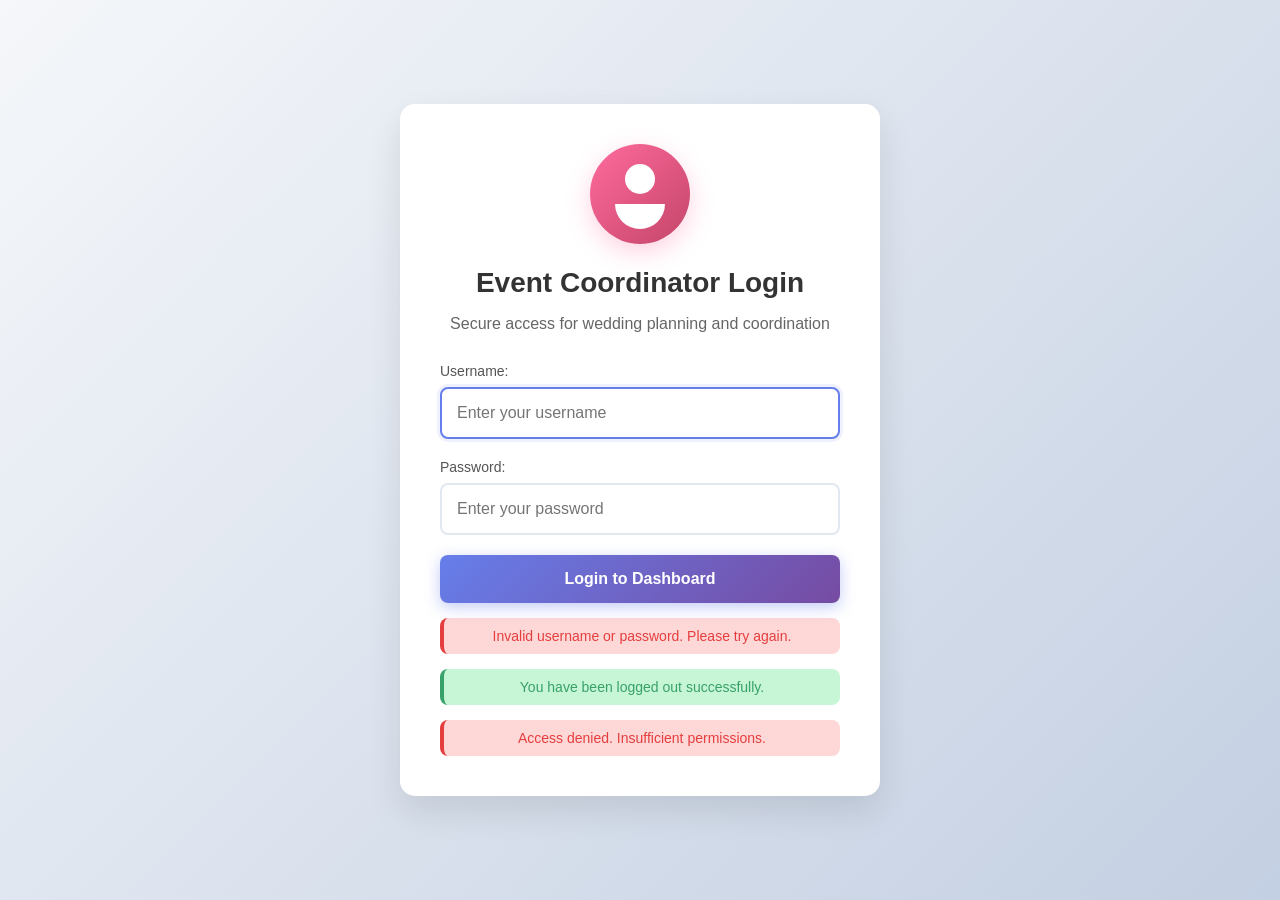
<file: Event_Planning_Dashboard/target/classes/templates/login.html>
<!DOCTYPE html>
<html lang="en" xmlns:th="http://www.thymeleaf.org">
<head>
    <title>Event Coordinator Login - Web-based Hotel Reservation System for Weddings</title>
    <meta charset="UTF-8">
    <meta name="viewport" content="width=device-width, initial-scale=1.0">
    <style>
        body {
            font-family: 'Arial', sans-serif;
            background: linear-gradient(135deg, #f5f7fa 0%, #c3cfe2 100%); /* Wedding-themed gradient */
            margin: 0;
            padding: 0;
            display: flex;
            justify-content: center;
            align-items: center;
            min-height: 100vh;
        }
        .login-container {
            background: white;
            padding: 40px;
            border-radius: 15px;
            box-shadow: 0 15px 35px rgba(0, 0, 0, 0.1);
            width: 400px;
            text-align: center;
            backdrop-filter: blur(10px);
        }
        .profile-icon {
            width: 100px;
            height: 100px;
            margin: 0 auto 20px;
            display: flex;
            align-items: center;
            justify-content: center;
        }
        .profile-avatar {
            width: 100px;
            height: 100px;
            background: linear-gradient(135deg, #ff6b9d, #c44569);
            border-radius: 50%;
            display: flex;
            flex-direction: column;
            align-items: center;
            justify-content: center;
            position: relative;
            box-shadow: 0 8px 25px rgba(255, 107, 157, 0.3);
            transition: all 0.3s ease;
        }
        .profile-avatar:hover {
            transform: translateY(-2px);
            box-shadow: 0 12px 30px rgba(255, 107, 157, 0.4);
        }
        .avatar-head {
            width: 30px;
            height: 30px;
            background: white;
            border-radius: 50%;
            position: absolute;
            top: 20px;
        }
        .avatar-body {
            width: 50px;
            height: 25px;
            background: white;
            border-radius: 0 0 25px 25px;
            position: absolute;
            bottom: 15px;
        }
        h2 {
            color: #333;
            margin-bottom: 10px;
            font-size: 28px;
            font-weight: 600;
        }
        .subtitle {
            color: #666;
            margin-bottom: 30px;
            font-size: 16px;
        }
        form {
            display: flex;
            flex-direction: column;
        }
        label {
            text-align: left;
            color: #555;
            margin-bottom: 8px;
            font-weight: 500;
            font-size: 14px;
        }
        input[type="text"], input[type="password"] {
            padding: 15px;
            margin-bottom: 20px;
            border: 2px solid #e2e8f0;
            border-radius: 8px;
            font-size: 16px;
            width: 100%;
            box-sizing: border-box;
            transition: all 0.3s ease;
        }
        input[type="text"]:focus, input[type="password"]:focus {
            outline: none;
            border-color: #667eea;
            box-shadow: 0 0 0 3px rgba(102, 126, 234, 0.1);
        }
        input[type="submit"] {
            background: linear-gradient(135deg, #667eea, #764ba2);
            color: white;
            padding: 15px;
            border: none;
            border-radius: 8px;
            font-size: 16px;
            font-weight: 600;
            cursor: pointer;
            transition: all 0.3s ease;
            box-shadow: 0 4px 15px rgba(102, 126, 234, 0.4);
        }
        input[type="submit"]:hover {
            transform: translateY(-2px);
            box-shadow: 0 6px 20px rgba(102, 126, 234, 0.6);
        }
        .error {
            color: #e53e3e;
            margin-top: 15px;
            font-size: 14px;
            padding: 10px;
            background: #fed7d7;
            border-radius: 8px;
            border-left: 4px solid #e53e3e;
        }
        .success {
            color: #38a169;
            margin-top: 15px;
            font-size: 14px;
            padding: 10px;
            background: #c6f6d5;
            border-radius: 8px;
            border-left: 4px solid #38a169;
        }
        .footer {
            margin-top: 30px;
            font-size: 12px;
            color: #888;
            line-height: 1.5;
        }
    </style>
</head>
<body>
    <div class="login-container">
        <!-- Profile Icon -->
        <div class="profile-icon">
            <div class="profile-avatar">
                <div class="avatar-head"></div>
                <div class="avatar-body"></div>
            </div>
        </div>

        <h2>Event Coordinator Login</h2>
        <p class="subtitle">Secure access for wedding planning and coordination</p>

        <form th:action="@{/login}" method="post">
            <label for="username">Username:</label>
            <input type="text" id="username" name="username" placeholder="Enter your username" required autofocus />

            <label for="password">Password:</label>
            <input type="password" id="password" name="password" placeholder="Enter your password" required />

            <input type="submit" value="Login to Dashboard" />
        </form>


        <!-- Error/Logout Messages -->
        <div th:if="${param.error}" class="error">
            Invalid username or password. Please try again.
        </div>
        <div th:if="${param.logout}" class="success">
            You have been logged out successfully.
        </div>
        <div th:if="${param['access-denied']}" class="error">
            Access denied. Insufficient permissions.
        </div>
    </div>
</body>
</html>
</file>
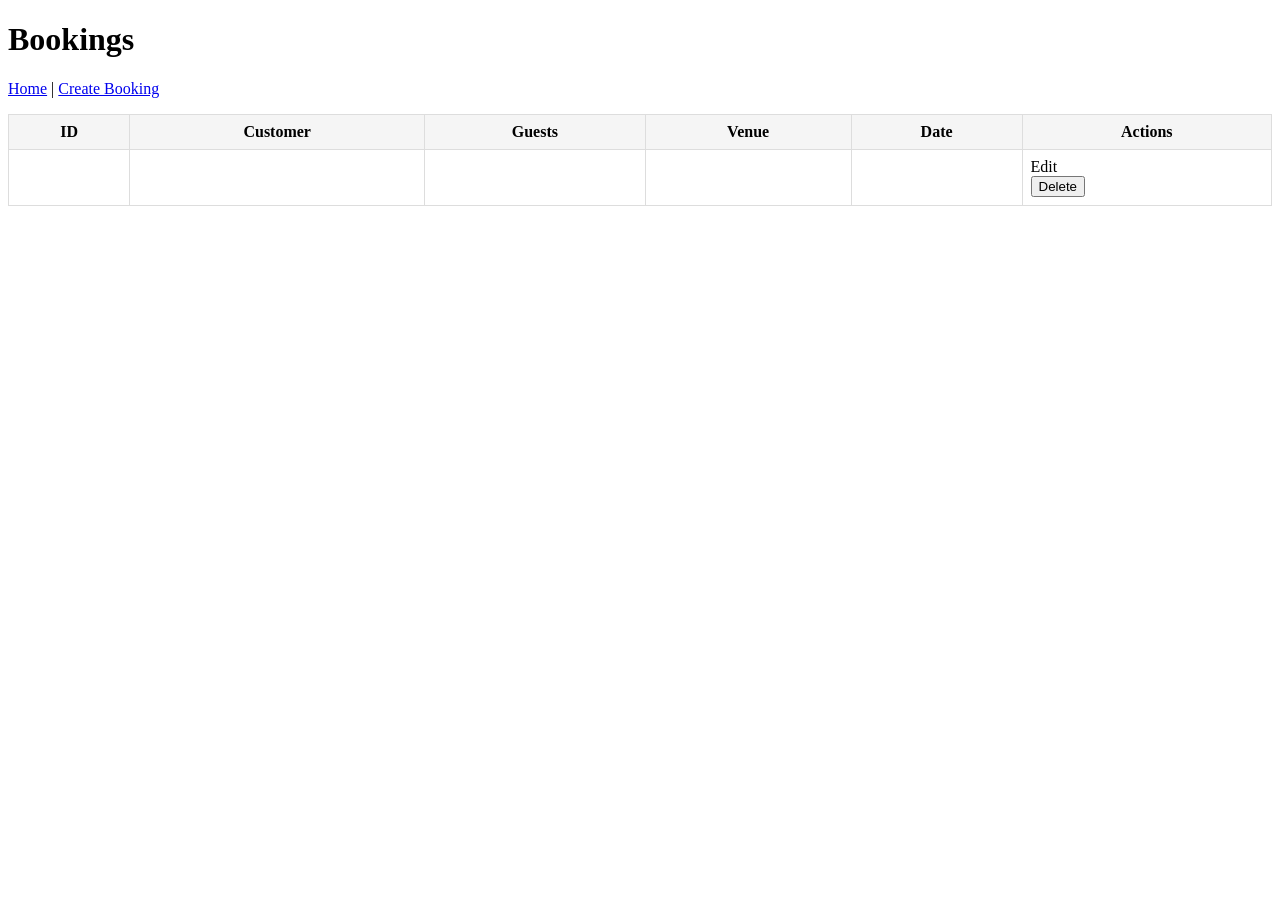
<file: src/main/resources/templates/bookings.html>
<!DOCTYPE html>
<html xmlns:th="http://www.thymeleaf.org">
<head>
    <meta charset="UTF-8">
    <title>Bookings - Grand Aura</title>
    <style>
        table { border-collapse: collapse; width: 100%; }
        th, td { border: 1px solid #ddd; padding: 8px; }
        th { background: #f5f5f5; }
    </style>
    </head>
<body>
<h1>Bookings</h1>
<div th:if="${message}" th:text="${message}" style="color: green;"></div>

<p><a href="/">Home</a> | <a href="/api/bookings/create-booking">Create Booking</a></p>

<table>
    <thead>
    <tr>
        <th>ID</th>
        <th>Customer</th>
        <th>Guests</th>
        <th>Venue</th>
        <th>Date</th>
        <th>Actions</th>
    </tr>
    </thead>
    <tbody>
    <tr th:each="b : ${bookings}">
        <td th:text="${b.id}"></td>
        <td th:text="${b.customerName}"></td>
        <td th:text="${b.guestCount}"></td>
        <td th:text="${b.venue}"></td>
        <td th:text="${b.weddingDate}"></td>
        <td>
            <a th:href="@{'/api/bookings/' + ${b.id} + '/edit'}">Edit</a>
            <form th:action="@{'/api/bookings/' + ${b.id} + '/delete'}" method="post" style="display:inline">
                <div th:if="${_csrf}">
                    <input type="hidden" th:name="${_csrf.parameterName}" th:value="${_csrf.token}" />
                </div>
                <button type="submit" onclick="return confirm('Delete booking?')">Delete</button>
            </form>
        </td>
    </tr>
    </tbody>
</table>

</body>
</html>
</file>
